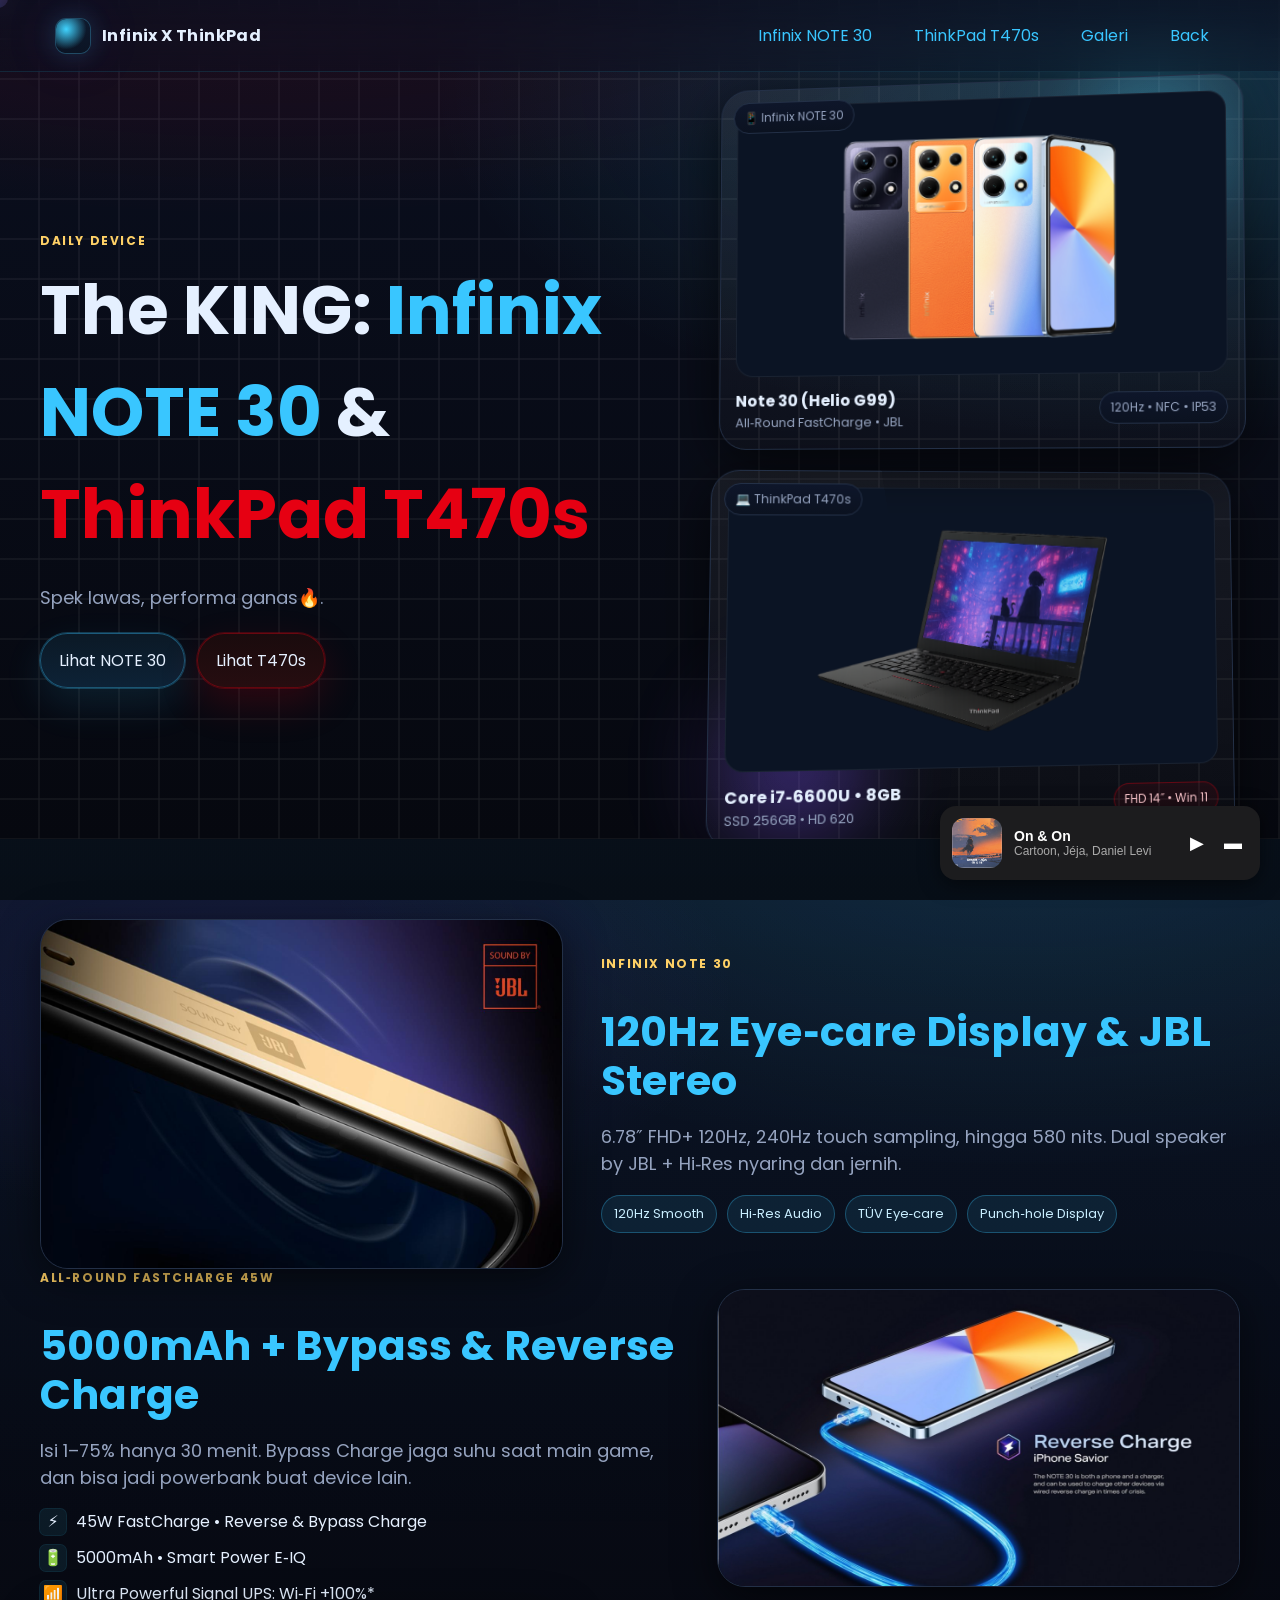
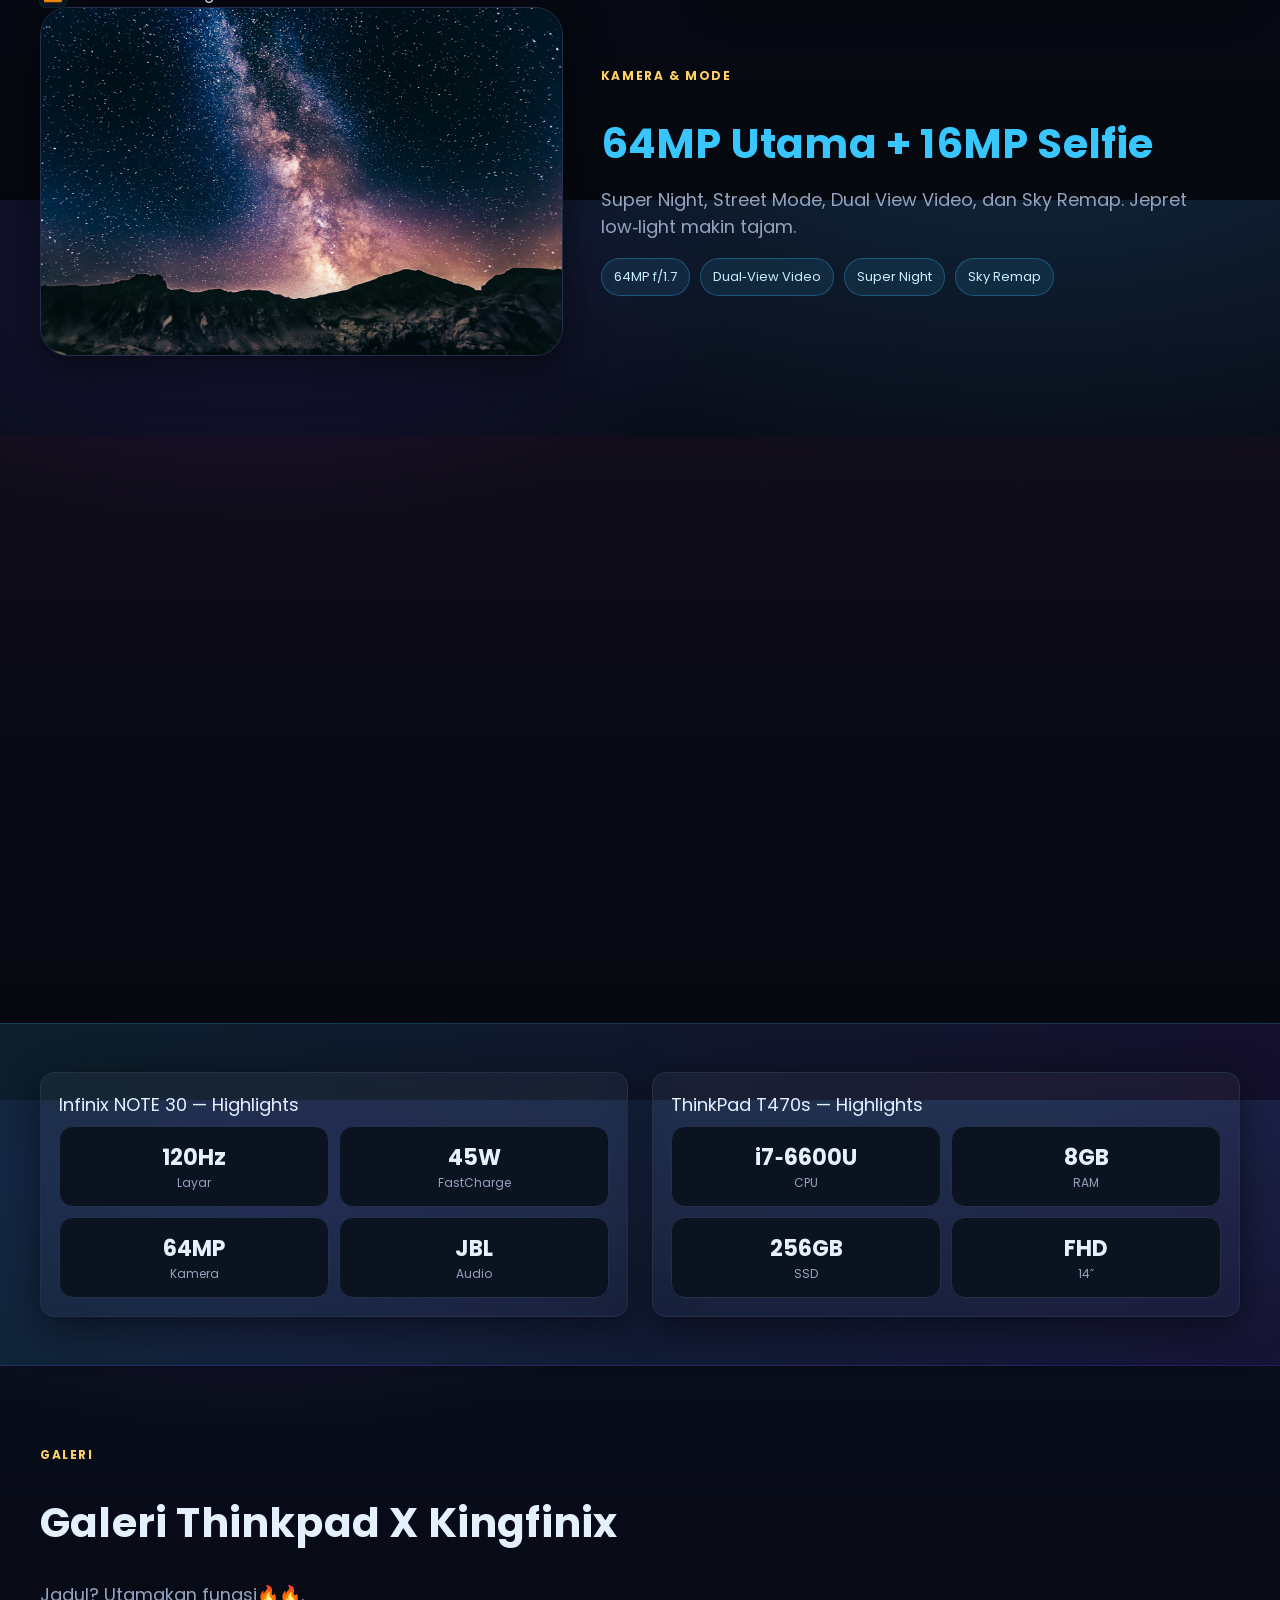
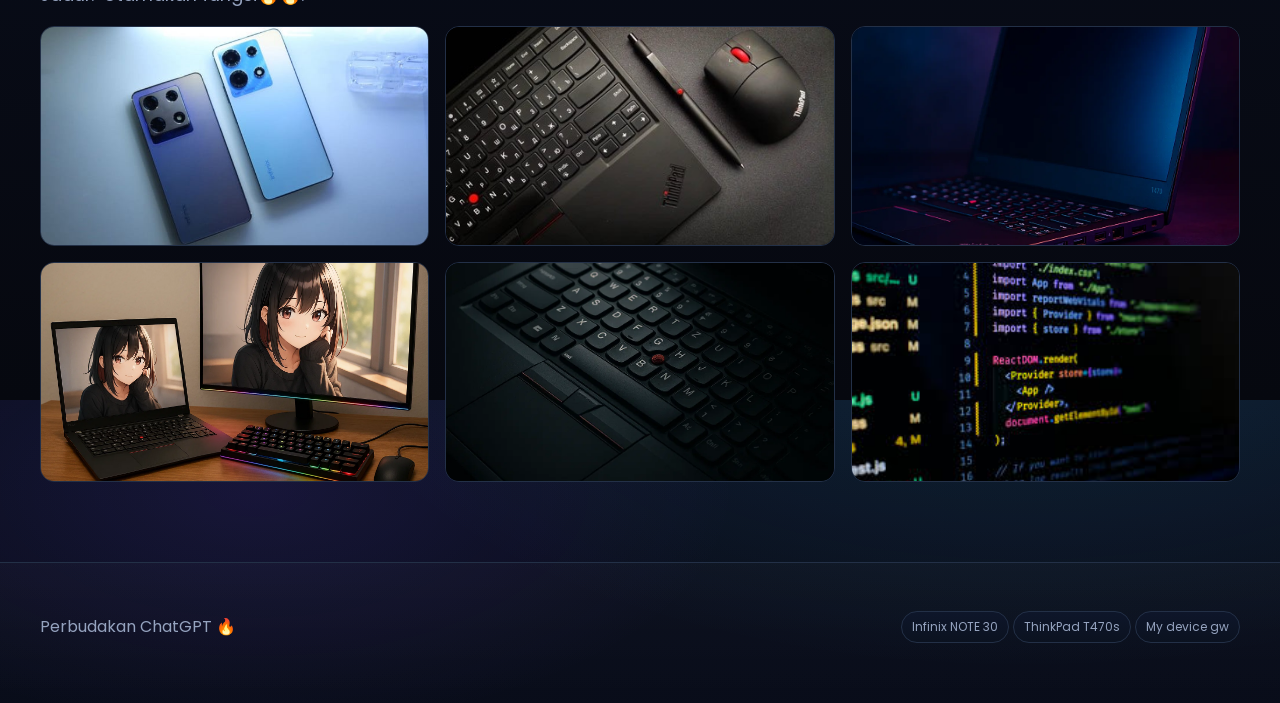
<file: perangkat.html>
<!DOCTYPE html>
<html lang="id">
<head>
  <meta charset="UTF-8" />
  <meta name="viewport" content="width=device-width, initial-scale=1" />
  <title>Daily Device: Infinix NOTE 30 & ThinkPad T470s</title>
  <meta name="description" content="Landing page interaktif ala web resmi untuk menampilkan device harian: Infinix NOTE 30 dan Lenovo ThinkPad T470s dengan animasi scroll, parallax, dan section spesifikasi lengkap." />
  <link href="https://fonts.googleapis.com/css2?family=Poppins:wght@300;400;600;700&display=swap" rel="stylesheet" />
  <style>
    /* =========================================================
       THEME — Variables (Dark Neon)
       ========================================================= */
    :root {
      --bg-0: #06080f;           /* deepest background */
      --bg-1: #0a0f1f;           /* hero background */
      --bg-2: #0d1326;           /* section background */
      --card: #121a30;           /* card background */
      --card-2: #0f172a;         /* alternate card background */
      --text: #e5f0ff;           /* primary text */
      --muted: #95a3bf;          /* muted text */
      --border: #233047;         /* subtle border */
      --glow-1: #40d3ff;         /* cyan glow */
      --glow-2: #7c4dff;         /* purple glow */
      --accent-infinix: #39c6ff; /* Infinix cyan */
      --accent-thinkpad: #e60012;/* ThinkPad red */
      --accent-gold: #ffd166;    /* subtle highlight */
      --ok: #22c55e;             /* green */
      --warn: #f59e0b;           /* amber */
      --err: #ef4444;            /* red */

      --radius-xl: 28px;
      --radius-lg: 20px;
      --radius-md: 14px;
      --radius-sm: 10px;

      --shadow-1: 0 10px 40px rgba(0,0,0,.55);
      --shadow-2: 0 14px 60px rgba(0,0,0,.65);
      --ring-neo: 0 0 0 1px rgba(64, 211, 255, .25), 0 0 24px rgba(64, 211, 255, .2), 0 0 60px rgba(124, 77, 255, .15);

      --container: 1200px;
    }

    /* =========================================================
       RESET + BASE
       ========================================================= */
    * { box-sizing: border-box; }
    html, body { height: 100%; }
    html { scroll-behavior: smooth; }
    body {
      margin: 0;
      font-family: 'Poppins', system-ui, -apple-system, Segoe UI, Roboto, Ubuntu, Cantarell, "Helvetica Neue", Arial, "Noto Sans", "Apple Color Emoji", "Segoe UI Emoji";
      background: radial-gradient(1200px 600px at 80% -10%, rgba(64,211,255,.12), transparent 60%),
                  radial-gradient(800px 400px at 20% 10%, rgba(124,77,255,.12), transparent 60%),
                  linear-gradient(180deg, var(--bg-1), var(--bg-0));
      color: var(--text);
    }
    img { max-width: 100%; display: block; }
    a { color: var(--accent-infinix); text-decoration: none; }
    a:hover { text-decoration: underline; }

    /* =========================================================
       UTILS
       ========================================================= */
    .container { width: min(100% - 32px, var(--container)); margin-inline: auto; }
    .section { padding: 80px 0; position: relative; }
    .section--tight { padding: 48px 0; }
    .grid { display: grid; gap: 24px; }
    .grid-2 { grid-template-columns: repeat(2, minmax(0, 1fr)); }
    .grid-3 { grid-template-columns: repeat(3, minmax(0, 1fr)); }
    .grid-4 { grid-template-columns: repeat(4, minmax(0, 1fr)); }
    @media (max-width: 960px) {
      .grid-2, .grid-3, .grid-4 { grid-template-columns: 1fr; }
    }

    .title { font-size: clamp(28px, 3.2vw, 48px); line-height: 1.2; letter-spacing: .2px; }
    .subtitle { color: var(--muted); font-size: clamp(14px, 1.4vw, 18px); }
    .eyebrow { color: var(--accent-gold); text-transform: uppercase; letter-spacing: 1.6px; font-weight: 700; font-size: 12px; }

    .btn { display: inline-flex; align-items: center; gap: 10px; padding: 14px 18px; border-radius: 999px; border: 1px solid var(--border); background: linear-gradient(180deg, #101729, #0b1222); color: var(--text); box-shadow: var(--shadow-1); transition: .25s ease; }
    .btn:hover { transform: translateY(-2px); box-shadow: 0 16px 40px rgba(64,211,255,.12); border-color: rgba(64,211,255,.35); }
    .btn--infinix { background: linear-gradient(180deg, #0b1926, #0d2236); border-color: rgba(57,198,255,.35); box-shadow: 0 0 0 1px rgba(57,198,255,.25), 0 16px 40px rgba(57,198,255,.12); }
    .btn--thinkpad { background: linear-gradient(180deg, #1a0b0d, #260d10); border-color: rgba(230,0,18,.35); box-shadow: 0 0 0 1px rgba(230,0,18,.25), 0 16px 40px rgba(230,0,18,.18); }

    .tag { display: inline-flex; align-items: center; gap: 8px; padding: 6px 10px; border-radius: 999px; font-size: 12px; border: 1px solid var(--border); color: var(--muted); background: linear-gradient(180deg, #0e162a, #0b1220); }

    .card {
      background: linear-gradient(180deg, rgba(255,255,255,.04), rgba(255,255,255,.02));
      border: 1px solid var(--border);
      border-radius: var(--radius-lg);
      box-shadow: var(--shadow-1);
      overflow: hidden;
      position: relative;
    }
    .card__body { padding: 22px 22px 18px; }
    .card__title { font-size: 18px; margin: 0 0 6px; letter-spacing: .3px; }
    .card__meta { color: var(--muted); font-size: 13px; margin-bottom: 8px; }

    .spec-list { list-style: none; padding: 0; margin: 14px 0 0; display: grid; gap: 10px; }
    .spec-list li { display: grid; grid-template-columns: 26px 1fr; align-items: start; gap: 10px; }
    .spec-ico { width: 26px; height: 26px; border-radius: 6px; display: grid; place-items: center; background: rgba(64,211,255,.08); box-shadow: 0 0 0 1px rgba(64,211,255,.15); }
    .spec-ico--red { background: rgba(230,0,18,.08); box-shadow: 0 0 0 1px rgba(230,0,18,.16); }

    .kbd { font-family: ui-monospace, SFMono-Regular, Menlo, Monaco, Consolas, "Liberation Mono", "Courier New", monospace; font-size: 12px; padding: 2px 6px; border-radius: 6px; background: #0b1424; border: 1px solid #1d2a42; color: #cbe6ff; }

    /* =========================================================
       NAVBAR (Glass)
       ========================================================= */
.nav {
  position: fixed;
  top: 0;
  left: 0;
  right: 0;
  z-index: 999;
  backdrop-filter: blur(10px);
  background: linear-gradient(180deg, rgba(10,15,31,.7), rgba(10,15,31,.4));
  border-bottom: 1px solid rgba(64,211,255,.12);
  transform: translateY(0);                /* default muncul */
  transition: transform 0.3s ease-in-out;  /* smooth animasi */
  will-change: transform;
    }
    .nav__wrap { display: flex; align-items: center; justify-content: space-between; padding: 12px 16px; }
    .brand { display: flex; align-items: center; gap: 12px; }
    .brand__logo { width: 34px; height: 34px; border-radius: 10px; background: radial-gradient(circle at 30% 30%, var(--glow-1), transparent 60%), linear-gradient(180deg, #0e1a2e, #0b1424); box-shadow: var(--ring-neo); }
    .brand__name { font-weight: 700; letter-spacing: .4px; }

    .nav__links { display: flex; align-items: center; gap: 12px; }
    .nav__links a { padding: 10px 14px; border-radius: 999px; border: 1px solid transparent; }
    .nav__links a:hover { border-color: rgba(64,211,255,.25); background: rgba(64,211,255,.06); }

    /* =========================================================
       HERO (Split Showcase, Parallax)
       ========================================================= */
    .hero {
      position: relative;
      min-height: 92vh;
      display: grid;
      place-items: center;
      overflow: hidden;
      background:
        radial-gradient(1400px 500px at 20% -10%, rgba(230,0,18,.14), transparent 60%),
        radial-gradient(1200px 600px at 90% 10%, rgba(64,211,255,.18), transparent 60%),
        linear-gradient(180deg, var(--bg-1), var(--bg-0));
         padding-top: 80px; /* 🚀 Biar gak ketiban navbar */
    }
    .hero__grid { width: min(100% - 32px, var(--container)); display: grid; grid-template-columns: 1.1fr .9fr; gap: 28px; align-items: center; }
    @media (max-width: 980px) { .hero__grid { grid-template-columns: 1fr; padding: 40px 0; } }

    .hero__left { position: relative; z-index: 2; }
    .hero__eyebrow { margin-bottom: 10px; }
    .hero__title { font-size: clamp(36px, 6vw, 68px); margin: 0 0 12px; }
    .hero__subtitle { color: var(--muted); font-size: clamp(14px, 2vw, 18px); margin-bottom: 22px; }
    .hero__cta { display: flex; gap: 12px; flex-wrap: wrap; }

    .hero__right { position: relative; }
    .device-stack {
      position: relative;
      transform-style: preserve-3d;
      perspective: 1200px;
    }
    .device-card {
      position: relative;
      background: linear-gradient(180deg, rgba(255,255,255,.06), rgba(255,255,255,.02));
      border: 1px solid var(--border);
      border-radius: var(--radius-xl);
      padding: 16px;
      box-shadow: var(--shadow-2);
      overflow: hidden;
      isolation: isolate;
    }
    .device-card + .device-card { margin-top: 22px; }

    .device-card__badge { position: absolute; top: 12px; left: 12px; z-index: 3; }
    .device-card__img {
      border-radius: calc(var(--radius-xl) - 10px);
      overflow: hidden;
      aspect-ratio: 16/9;
      background: #0b1424;
      border: 1px solid rgba(255,255,255,.06);
      position: relative;
    }
    .device-card__img img { width: 100%; height: 100%; object-fit: cover; }

    .glow-ring { position: absolute; inset: -1px; border-radius: inherit; pointer-events: none; box-shadow: var(--ring-neo); opacity: .7; mix-blend-mode: screen; }

    .device-card__meta { display: flex; align-items: center; justify-content: space-between; gap: 12px; margin-top: 12px; }
    .device-card__meta .name { font-weight: 700; }
    .device-card__meta .brand { color: var(--muted); font-size: 13px; }

    .parallax-fx { position: absolute; inset: 0; pointer-events: none; }
    .orb { position: absolute; width: 220px; height: 220px; border-radius: 999px; filter: blur(40px); opacity: .5; }
    .orb--cyan { background: radial-gradient(circle at 40% 40%, var(--glow-1), transparent 60%); right: -40px; top: -20px; }
    .orb--magenta { background: radial-gradient(circle at 60% 60%, var(--glow-2), transparent 60%); left: -50px; bottom: -20px; }

    /* =========================================================
       SECTION: Infinix NOTE 30 — Feature Rows (scroll reveal)
       ========================================================= */
    .section--infinix { background: linear-gradient(180deg, rgba(57,198,255,.04), rgba(255,255,255,0) 60%); }
    .feature-row { display: grid; grid-template-columns: .9fr 1.1fr; gap: 38px; align-items: center; }
    .feature-row:nth-child(even) { grid-template-columns: 1.1fr .9fr; }
    @media (max-width: 980px) { .feature-row, .feature-row:nth-child(even) { grid-template-columns: 1fr; } }

    .feature-media { border-radius: var(--radius-xl); overflow: hidden; border: 1px solid var(--border); background: linear-gradient(180deg, rgba(255,255,255,.05), rgba(255,255,255,.02)); box-shadow: var(--shadow-1); position: relative; }
    .feature-media img { width: 100%; height: 100%; object-fit: cover; }
    .feature-body .title { margin-bottom: 10px; color: var(--accent-infinix); }

    .pill-list { display: flex; flex-wrap: wrap; gap: 10px; margin-top: 14px; }
    .pill { padding: 8px 12px; border-radius: 999px; background: rgba(57,198,255,.1); border: 1px solid rgba(57,198,255,.3); font-size: 13px; color: #c9eeff; }

    /* =========================================================
       SECTION: ThinkPad T470s — Cards + Spec Table
       ========================================================= */
    .section--thinkpad { background: linear-gradient(180deg, rgba(230,0,18,.04), rgba(255,255,255,0) 60%); }
    .think-grid { display: grid; grid-template-columns: 1.2fr .8fr; gap: 28px; align-items: start; }
    @media (max-width: 980px) { .think-grid { grid-template-columns: 1fr; } }

    .spec-table { width: 100%; border-collapse: collapse; overflow: hidden; border-radius: var(--radius-lg); border: 1px solid var(--border); box-shadow: var(--shadow-1); }
    .spec-table th, .spec-table td { text-align: left; padding: 14px 16px; border-bottom: 1px solid var(--border); }
    .spec-table th { background: linear-gradient(180deg, rgba(230,0,18,.12), rgba(230,0,18,.04)); color: #ffd7dc; letter-spacing: .4px; }
    .spec-table tr:nth-child(odd) td { background: rgba(255,255,255,.02); }

    .badge { display: inline-flex; align-items: center; gap: 8px; border: 1px solid var(--border); border-radius: 999px; padding: 6px 10px; font-size: 12px; }
    .badge--think { border-color: rgba(230,0,18,.35); color: #ffc9cf; background: rgba(230,0,18,.08); }

    /* =========================================================
       COMPARISON STRIP
       ========================================================= */
    .cmp-strip { background: linear-gradient(90deg, rgba(57,198,255,.12), rgba(124,77,255,.12)); border-top: 1px solid rgba(64,211,255,.18); border-bottom: 1px solid rgba(124,77,255,.18); }
    .cmp-grid { display: grid; grid-template-columns: repeat(2, 1fr); gap: 24px; }
    @media (max-width: 820px) { .cmp-grid { grid-template-columns: 1fr; } }

    .cmp-card { padding: 18px; border: 1px solid var(--border); border-radius: var(--radius-md); background: linear-gradient(180deg, rgba(255,255,255,.04), rgba(255,255,255,.02)); box-shadow: var(--shadow-1); }
    .cmp-title { font-size: 18px; margin-bottom: 8px; }
    .cmp-kpi { display: grid; grid-template-columns: repeat(2, 1fr); gap: 10px; }
    .kpi { padding: 14px; border-radius: 14px; border: 1px solid var(--border); background: #0b1220; text-align: center; }
    .kpi .v { font-size: 22px; font-weight: 700; }
    .kpi .l { font-size: 12px; color: var(--muted); }

    /* =========================================================
       GALLERY (Lightbox w/ JS)
       ========================================================= */
.gallery { 
  display: grid; 
  grid-template-columns: repeat(3, 1fr); 
  gap: 16px; 
}

@media (max-width: 780px) { 
  .gallery { grid-template-columns: 1fr 1fr; } 
}

.gallery img { 
  width: 100%; 
  height: 220px; /* bikin tinggi seragam */
  object-fit: cover; /* biar kecrop pas */
  border-radius: 14px; 
  border: 1px solid var(--border); 
  cursor: zoom-in; 
  transition: .25s ease; 
}

.gallery img:hover { 
  transform: translateY(-4px); 
  box-shadow: 0 16px 40px rgba(0,0,0,.4); 
}

    .lightbox { position: fixed; inset: 0; display: grid; place-items: center; background: rgba(0,0,0,.7); opacity: 0; pointer-events: none; transition: .3s ease; z-index: 90; }
    .lightbox.open { opacity: 1; pointer-events: all; }
    .lightbox__img { max-width: 92vw; max-height: 86vh; border-radius: 16px; border: 1px solid var(--border); box-shadow: var(--shadow-2); }
    .lightbox__close { position: absolute; top: 18px; right: 18px; background: #0b1424; border: 1px solid var(--border); color: var(--text); padding: 10px 14px; border-radius: 10px; cursor: pointer; }

    /* =========================================================
       REVEAL (Intersection Observer powered)
       ========================================================= */
    .reveal { opacity: 0; transform: translateY(28px) scale(.98); filter: saturate(.7); }
    .reveal.revealed { opacity: 1; transform: none; filter: none; transition: opacity .8s ease, transform .8s cubic-bezier(.2,.8,.2,1), filter .6s ease; }

    /* =========================================================
       FOOTER
       ========================================================= */
    footer { padding: 48px 0 60px; color: var(--muted); border-top: 1px solid var(--border); background: linear-gradient(180deg, rgba(255,255,255,.02), rgba(255,255,255,0)); }
    .credits { display: flex; align-items: center; justify-content: space-between; gap: 12px; flex-wrap: wrap; }

    /* =========================================================
       EXTRA: A buncha fun glow/lines just for ✨
       ========================================================= */
    .gridlines { position: absolute; inset: 0; pointer-events: none; opacity: .08; background-image: linear-gradient(transparent 95%, rgba(255,255,255,.6) 96%), linear-gradient(90deg, transparent 95%, rgba(255,255,255,.6) 96%); background-size: 40px 40px; }
    .scanline { position: absolute; inset-inline: 0; height: 2px; top: -2px; background: linear-gradient(90deg, transparent, rgba(64,211,255,.9), transparent); box-shadow: 0 0 20px rgba(64,211,255,.5); animation: scan 8s linear infinite; opacity: .35; }
    @keyframes scan { 0% { transform: translateY(0); } 100% { transform: translateY(110vh); } }

/* GLOBAL IMAGE CONTAINER */
.device-card__img img,
.feature-media img,
.gallery img {
  width: 100%;
  object-fit: cover;
  transition: transform .3s ease;
}

.device-card__img img:hover,
.feature-media img:hover,
.gallery img:hover {
  transform: scale(1.05);
  /* Hapus filter: brightness biar ringan */
}

/* Back khusus mobile */
@media (max-width: 720px) {
  .nav__links a {
    display: none; /* sembunyiin semua link biar gak numpuk */
  }
  .nav__links a.back-link {
    display: inline-block; /* cuma back yang nongol */
    padding: 10px 16px;
    background: var(--accent-thinkpad);
    color: #fff;
    border-radius: 999px;
    font-weight: 600;
  }
}

/* Floating Back (optional kalau mau selalu muncul di pojok) */
.back-float {
  display: none;
}
@media (max-width: 720px) {
  .back-float {
    display: flex;
    align-items: center;
    justify-content: center;
    position: fixed;
    bottom: 18px;
    right: 18px;
    z-index: 1000;
    background: var(--accent-thinkpad);
    color: #fff;
    border-radius: 50%;
    width: 54px;
    height: 54px;
    box-shadow: var(--shadow-2);
    font-size: 20px;
    text-decoration: none;
  }
}

  </style>
</head>
<body>
  <!-- NAVBAR -->
  <nav class="nav">
    <div class="container nav__wrap">
      <div class="brand">
        <div class="brand__logo" aria-hidden="true"></div>
        <div class="brand__name">Infinix X ThinkPad</div>
      </div>
      <div class="nav__links">
        <a href="#infinix">Infinix NOTE 30</a>
        <a href="#thinkpad">ThinkPad T470s</a>
        <a href="#gallery">Galeri</a>
        <a href="cvku.html" class="back-link">Back</a>

      </div>
    </div>
  </nav>

  <!-- HERO -->
  <header class="hero">
    <div class="gridlines"></div>
    <div class="scanline"></div>
    <div class="container hero__grid">
      <div class="hero__left">
        <div class="hero__eyebrow eyebrow">Daily device</div>
        <h1 class="hero__title">The KING: <span style="color:var(--accent-infinix)">Infinix NOTE 30</span> & <span style="color:var(--accent-thinkpad)">ThinkPad T470s</span></h1>
        <p class="hero__subtitle">Spek lawas, performa ganas🔥.</p>
        <div class="hero__cta">
          <a href="#infinix" class="btn btn--infinix">Lihat NOTE 30</a>
          <a href="#thinkpad" class="btn btn--thinkpad">Lihat T470s</a>
        </div>
      </div>
      <div class="hero__right">
        <div class="device-stack" data-parallax>
          <!-- Infinix card -->
          <div class="device-card reveal" style="transform: rotateX(2deg) rotateY(-6deg)">
            <span class="device-card__badge tag">📱 Infinix NOTE 30</span>
            <div class="device-card__img">
              <img src="Untitled design (1).webp" alt="Infinix Note 30" loading="lazy" />
              <div class="glow-ring"></div>
            </div>
            <div class="device-card__meta">
              <div>
                <div class="name">Note 30 (Helio G99)</div>
                <div class="brand">All‑Round FastCharge • JBL</div>
              </div>
              <span class="tag">120Hz • NFC • IP53</span>
            </div>
          </div>
          <!-- ThinkPad card -->
          <div class="device-card reveal" style="transform: rotateX(4deg) rotateY(6deg)">
            <span class="device-card__badge tag">💻 ThinkPad T470s</span>
            <div class="device-card__img">
              <img src="thinkpd.png" alt="Lenovo ThinkPad T470s" loading="lazy" />
              <div class="glow-ring" style="box-shadow: 0 0 0 1px rgba(230,0,18,.18),0 0 24px rgba(230,0,18,.2),0 0 60px rgba(57,198,255,.14)"></div>
            </div>
            <div class="device-card__meta">
              <div>
                <div class="name">Core i7‑6600U • 8GB</div>
                <div class="brand">SSD 256GB • HD 620</div>
              </div>
              <span class="tag" style="border-color: rgba(230,0,18,.35); color:#ffc9cf; background: rgba(230,0,18,.08)">FHD 14″ • Win 11</span>
            </div>
          </div>
          <!-- FX -->
          <div class="parallax-fx">
            <div class="orb orb--cyan" data-depth="0.06"></div>
            <div class="orb orb--magenta" data-depth="0.1"></div>
          </div>
        </div>
      </div>
    </div>
  </header>

  <!-- INFINIX FEATURE SECTIONS -->
  <section id="infinix" class="section section--infinix">
    <div class="container">
      <div class="feature-row reveal">
        <div class="feature-media">
          <img src="kingfinix.png" alt="Infinix Note 30 — Desain" />
        </div>
        <div class="feature-body">
          <div class="eyebrow">Infinix NOTE 30</div>
          <h2 class="title">120Hz Eye‑care Display & JBL Stereo</h2>
          <p class="subtitle">6.78″ FHD+ 120Hz, 240Hz touch sampling, hingga 580 nits. Dual speaker by JBL + Hi‑Res nyaring dan jernih.</p>
          <div class="pill-list">
            <span class="pill">120Hz Smooth</span>
            <span class="pill">Hi‑Res Audio</span>
            <span class="pill">TÜV Eye‑care</span>
            <span class="pill">Punch‑hole Display</span>
          </div>
        </div>
      </div>

      <div class="feature-row reveal">
        <div class="feature-body">
          <div class="eyebrow">All‑Round FastCharge 45W</div>
          <h2 class="title">5000mAh + Bypass & Reverse Charge</h2>
          <p class="subtitle">Isi 1–75% hanya 30 menit. Bypass Charge jaga suhu saat main game, dan bisa jadi powerbank buat device lain.</p>
          <ul class="spec-list">
            <li><div class="spec-ico">⚡</div><div>45W FastCharge • Reverse & Bypass Charge</div></li>
            <li><div class="spec-ico">🔋</div><div>5000mAh • Smart Power E‑IQ</div></li>
            <li><div class="spec-ico">📶</div><div>Ultra Powerful Signal UPS: Wi‑Fi +100%*</div></li>
          </ul>
        </div>
        <div class="feature-media">
          <img src="fc.jpg" alt="FastCharge Visual" />
        </div>
      </div>

      <div class="feature-row reveal">
        <div class="feature-media">
          <img src="night.jpeg" alt="Kamera dan Night Mode" />
        </div>
        <div class="feature-body">
          <div class="eyebrow">Kamera & Mode</div>
          <h2 class="title">64MP Utama + 16MP Selfie</h2>
          <p class="subtitle">Super Night, Street Mode, Dual View Video, dan Sky Remap. Jepret low‑light makin tajam.</p>
          <div class="pill-list">
            <span class="pill">64MP f/1.7</span>
            <span class="pill">Dual‑View Video</span>
            <span class="pill">Super Night</span>
            <span class="pill">Sky Remap</span>
          </div>
        </div>
      </div>
    </div>
  </section>

  <!-- THINKPAD SPEC SECTION -->
  <section id="thinkpad" class="section section--thinkpad">
    <div class="container think-grid">
      <div class="left reveal">
        <div class="eyebrow">Lenovo ThinkPad T470s</div>
        <h2 class="title" style="color:var(--accent-thinkpad)">Workhorse Tipis & Tangguh</h2>
        <p class="subtitle">Core i7‑6600U, RAM 8GB, SSD 256GB, Intel HD 620. Layar 14″ FHD. OS: Windows 11. Build solid + keyboard mantap.</p>

        <div class="grid grid-2" style="margin-top:20px">
          <div class="card">
            <div class="card__body">
              <div class="card__title">Kinerja</div>
              <div class="card__meta">Produktivitas multitasking</div>
              <ul class="spec-list">
                <li><div class="spec-ico spec-ico--red">🧠</div><div>Intel® Core™ i7‑6600U (2C/4T)</div></li>
                <li><div class="spec-ico spec-ico--red">🧮</div><div>RAM 8GB</div></li>
                <li><div class="spec-ico spec-ico--red">💾</div><div>SSD 256GB</div></li>
              </ul>
            </div>
          </div>
          <div class="card">
            <div class="card__body">
              <div class="card__title">Visual</div>
              <div class="card__meta">Nyaman kerja lama</div>
              <ul class="spec-list">
                <li><div class="spec-ico spec-ico--red">🖥️</div><div>14″ FHD (1920×1080)</div></li>
                <li><div class="spec-ico spec-ico--red">🎨</div><div>Intel HD Graphics 620</div></li>
                <li><div class="spec-ico spec-ico--red">⌨️</div><div>Keyboard ThinkPad + TrackPoint</div></li>
              </ul>
            </div>
          </div>
        </div>
      </div>

      <div class="right reveal">
        <table class="spec-table">
          <thead>
            <tr>
              <th colspan="2">Spesifikasi Inti</th>
            </tr>
          </thead>
          <tbody>
            <tr><td>Prosesor</td><td>Intel® Core™ i7‑6600U</td></tr>
            <tr><td>GPU</td><td>Intel® HD Graphics 620</td></tr>
            <tr><td>RAM</td><td>8 GB</td></tr>
            <tr><td>Penyimpanan</td><td>SSD 512 GB</td></tr>
            <tr><td>Layar</td><td>14″ FHD (1920×1080)</td></tr>
            <tr><td>Sistem</td><td>Windows 11</td></tr>
          </tbody>
        </table>
        <div style="height:16px"></div>
        <div class="badge badge--think">💼 Sangat mantap untuk ngoding dan main Minecraft. </div>
      </div>
    </div>
  </section>

  <!-- COMPARISON STRIP -->
  <section class="section section--tight cmp-strip">
    <div class="container cmp-grid">
      <div class="cmp-card reveal">
        <div class="cmp-title">Infinix NOTE 30 — Highlights</div>
        <div class="cmp-kpi">
          <div class="kpi"><div class="v">120Hz</div><div class="l">Layar</div></div>
          <div class="kpi"><div class="v">45W</div><div class="l">FastCharge</div></div>
          <div class="kpi"><div class="v">64MP</div><div class="l">Kamera</div></div>
          <div class="kpi"><div class="v">JBL</div><div class="l">Audio</div></div>
        </div>
      </div>
      <div class="cmp-card reveal">
        <div class="cmp-title">ThinkPad T470s — Highlights</div>
        <div class="cmp-kpi">
          <div class="kpi"><div class="v">i7‑6600U</div><div class="l">CPU</div></div>
          <div class="kpi"><div class="v">8GB</div><div class="l">RAM</div></div>
          <div class="kpi"><div class="v">256GB</div><div class="l">SSD</div></div>
          <div class="kpi"><div class="v">FHD</div><div class="l">14″</div></div>
        </div>
      </div>
    </div>
  </section>

  <!-- GALLERY -->
  <section id="gallery" class="section">
    <div class="container">
      <div class="eyebrow">Galeri</div>
      <h2 class="title">Galeri Thinkpad X Kingfinix</h2>
      <p class="subtitle">Jadul? Utamakan fungsi🔥🔥.</p>
      <div class="gallery" data-gallery>
        <img src="front.jpg" alt="Infinix Note 30 depan" />
        <img src="ambi.jpg" alt="Laptop ambience" />
        <img src="think es.webp" alt="ThinkPad T470s" />
        <img src="animm.webp" alt="Setup meja" />
        <img src="key.webp" alt="Detail keyboard" />
        <img src="kod.jpeg" alt="Coding vibes" />
      </div>
    </div>
  </section>


  <!-- FOOTER -->
  <footer>
    <div class="container credits">
      <div>Perbudakan ChatGPT 🔥</div>
      <div>
        <span class="tag">Infinix NOTE 30</span>
        <span class="tag">ThinkPad T470s</span>
        <span class="tag">My device gw</span>
      </div>
    </div>
  </footer>
<a href="sinau.html" class="back-float">⟵</a>

  <script>
    // ==========================================================
    // IntersectionObserver: reveal on scroll
    // ==========================================================
    const revealEls = document.querySelectorAll('.reveal');
    const io = new IntersectionObserver((entries) => {
      entries.forEach(entry => {
        if (entry.isIntersecting) entry.target.classList.add('revealed');
      });
    }, { threshold: 0.12 });
    revealEls.forEach(el => io.observe(el));

    // ==========================================================
    // Parallax: simple device stack parallax following cursor
    // ==========================================================
    const parallaxWrap = document.querySelector('[data-parallax]');
    if (parallaxWrap) {
      const depthNodes = parallaxWrap.querySelectorAll('[data-depth]');
      parallaxWrap.addEventListener('pointermove', (e) => {
        const rect = parallaxWrap.getBoundingClientRect();
        const cx = rect.left + rect.width/2;
        const cy = rect.top + rect.height/2;
        const dx = (e.clientX - cx) / rect.width;
        const dy = (e.clientY - cy) / rect.height;
        depthNodes.forEach(node => {
          const d = parseFloat(node.getAttribute('data-depth') || '0.05');
          node.style.transform = `translate3d(${dx * d * 120}px, ${dy * d * 120}px, 0)`;
        });
      });
    }

    // ==========================================================
    // Lightbox Gallery
    // ==========================================================
    const gallery = document.querySelector('[data-gallery]');
    if (gallery) {
      const lb = document.createElement('div');
      lb.className = 'lightbox';
      lb.innerHTML = `
        <button class="lightbox__close" aria-label="Tutup">Tutup ✕</button>
        <img class="lightbox__img" alt="Preview" />
      `;
      document.body.appendChild(lb);
      const lbImg = lb.querySelector('.lightbox__img');
      const lbClose = lb.querySelector('.lightbox__close');

      gallery.querySelectorAll('img').forEach(img => {
        img.addEventListener('click', () => {
          lbImg.src = img.src;
          lb.classList.add('open');
        });
      });
      lb.addEventListener('click', (e) => { if (e.target === lb) lb.classList.remove('open'); });
      lbClose.addEventListener('click', () => lb.classList.remove('open'));
      window.addEventListener('keydown', (e) => { if (e.key === 'Escape') lb.classList.remove('open'); });
    }
    window.addEventListener('load', () => {
  window.scrollTo({ top: 0, behavior: 'instant' }); // bisa 'smooth' kalau mau animasi
});

  
  </script>
<script>
  const nav = document.querySelector('.nav');
  let lastScroll = 0;

  window.addEventListener('scroll', () => {
    const currentScroll = window.scrollY;

    if (currentScroll <= 0) {
      nav.style.transform = 'translateY(0)';
      return;
    }

    if (currentScroll > lastScroll && currentScroll > 80) {
      // scroll turun → sembunyiin
      nav.style.transform = 'translateY(-100%)';
    } else if (currentScroll < lastScroll - 4) {
      // scroll naik dikit → munculin
      nav.style.transform = 'translateY(0)';
    }

    lastScroll = currentScroll;
  });
</script>



 
<!-- 🎵 Music Player -->
<div class="music-player" id="musicPlayer">
  <div class="player-content">
    <img src="on.jpeg" alt="Cover" class="cover">
    <div class="song-info">
      <h4>On & On</h4>
      <p>Cartoon, Jéja, Daniel Levi</p>
    </div>
    <button class="play-pause" id="playPauseBtn">▶︎</button>
    <button class="hide-btn" id="hideBtn">▬</button>
  </div>
</div>

<!-- 🔘 Mini Circle Player -->
<div class="mini-player hidden" id="miniPlayer">
  <button id="miniToggle">▶︎</button>
</div>

<audio id="audioPlayer"></audio>

<!-- Import Core -->
<link rel="stylesheet" href="assets/core.css">
<script src="assets/core.js" defer></script>
<div class="circle"></div>
<div class="circle"></div>
<div class="circle"></div>
<div class="circle"></div>
<div class="circle"></div>
<div class="circle"></div>
<div class="circle"></div>
<div class="circle"></div>
<div class="circle"></div>
<div class="circle"></div>
<div class="circle"></div>
<div class="circle"></div>
<div class="circle"></div>
<div class="circle"></div>
<div class="circle"></div>


</body>
</html>
</file>
<file: assets/core.css>
/* 🎵 Music Player Box */
.music-player {
  position: fixed;
  bottom: 20px;
  right: 20px;
  width: 320px;
  background: #1c1c1e;
  color: white;
  border-radius: 16px;
  box-shadow: 0 4px 20px rgba(0,0,0,0.5);
  overflow: hidden;
  font-family: 'Arial', sans-serif;
  transition: all 0.3s ease;
  z-index: 9999;
}

.player-content {
  display: flex;
  align-items: center;
  padding: 12px;
}

.player-content .cover {
  width: 50px;
  height: 50px;
  border-radius: 12px;
  margin-right: 12px;
  object-fit: cover;
}

.song-info {
  flex: 1;
}

.song-info h4 {
  margin: 0;
  font-size: 14px;
  font-weight: bold;
}

.song-info p {
  margin: 0;
  font-size: 12px;
  color: #aaa;
}

.play-pause,
.hide-btn {
  background: none;
  border: none;
  color: white;
  font-size: 18px;
  margin-left: 8px;
  cursor: pointer;
}

.play-pause:hover,
.hide-btn:hover {
  opacity: 0.7;
}

/* 🔘 Mini Player */
.mini-player {
  position: fixed;
  bottom: 20px;
  right: 20px;
  width: 60px;
  height: 60px;
  background: #1c1c1e;
  border-radius: 50%;
  display: flex;
  justify-content: center;
  align-items: center;
  box-shadow: 0 4px 20px rgba(0,0,0,0.5);
  z-index: 10000;
}

.mini-player button {
  background: none;
  border: none;
  font-size: 22px;
  color: white;
  cursor: pointer;
}

.hidden {
  display: none;
}

/* 🖱️ Cursor Trail Effect */
.circle {
  height: 20px;
  width: 20px;
  border-radius: 50%;
  position: fixed;
  top: 0;
  left: 0;
  pointer-events: none;
  background: linear-gradient(90deg, #547ced, #627beb, #6d79e9, #7878e7, #8177e4, #8a75e1, #9274de, #9973db);
  pointer-events: none;
  transition: opacity 0.5s ease; /* biar pas ilang smooth */
}
</file>
